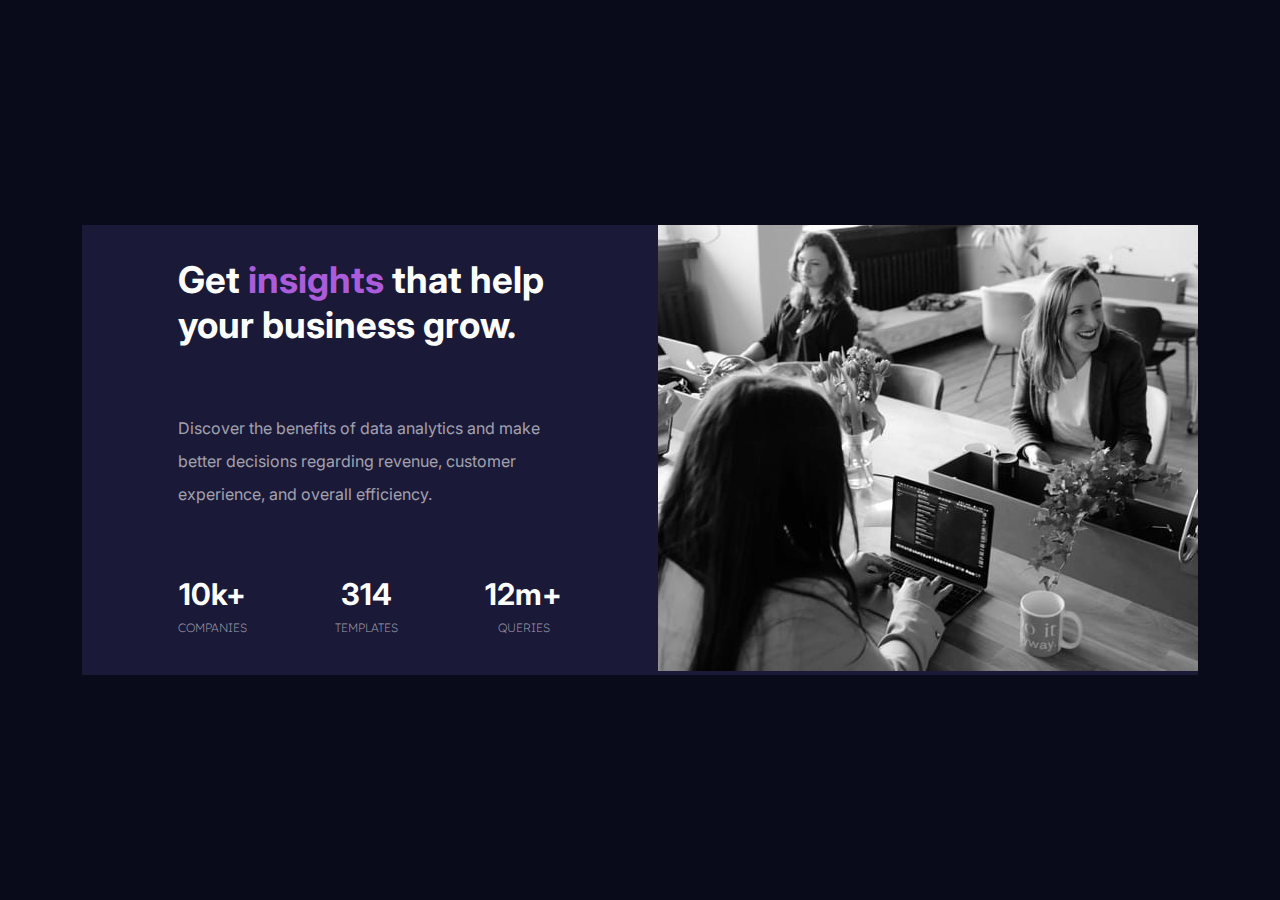
<file: index.html>
<!DOCTYPE html>
<html lang="en">
<head>
    <meta charset="UTF-8">
    <meta http-equiv="X-UA-Compatible" content="IE=edge">
    <meta name="viewport" content="width=device-width, initial-scale=1.0">
    <title>stats prview template</title>
    <link rel="stylesheet" href="styles.css">
</head>
<body>
    <div class="container">
        <div class="about">
            <div class="heading">
                Get <span>insights</span> that help your business grow.</div>
            <div class="text">
                Discover the benefits of data analytics and make better decisions regarding revenue, customer 
                experience, and overall efficiency.</div>
            <div class="stats">
                <div class="stat"><h1>10k+</h1><p>companies</p>
                </div>
                <div class="stat"><h1>314</h1><p>templates</p>
            </div>
                <div class="stat"><h1>12m+</h1><p>queries</p>
            </div> 
                </div>
        </div>  
        <div class="image">
            <img src="./assests/images/image-header-desktop.jpg" alt="">
        </div>
    </div>
</body>
</html>
</file>
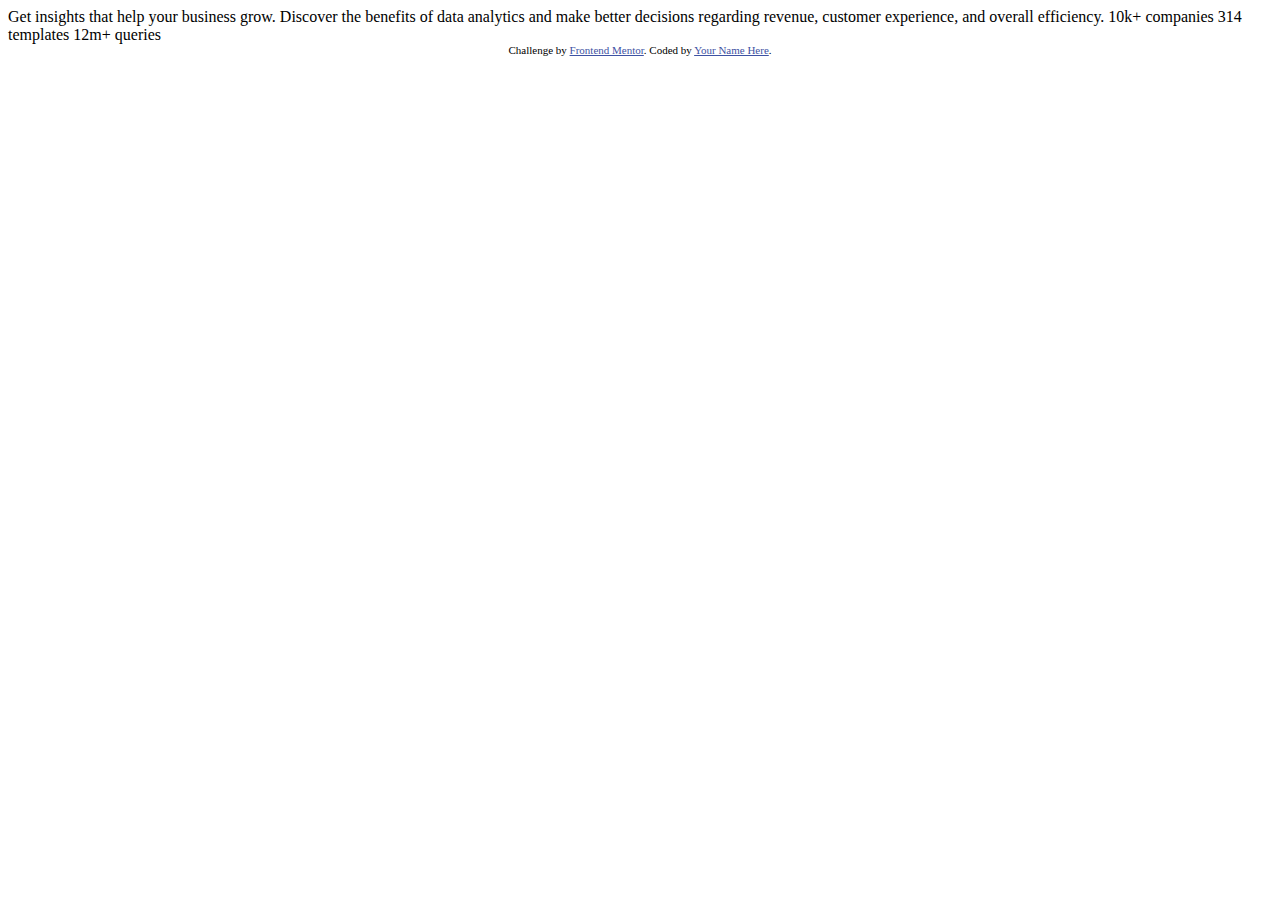
<file: assests/index.html>
<!DOCTYPE html>
<html lang="en">
<head>
  <meta charset="UTF-8">
  <meta name="viewport" content="width=device-width, initial-scale=1.0"> <!-- displays site properly based on user's device -->

  <link rel="icon" type="image/png" sizes="32x32" href="./images/favicon-32x32.png">
  
  <title>Stats preview card</title>

  <!-- Feel free to remove these styles or customise in your own stylesheet 👍 -->
  <style>
    .attribution { font-size: 11px; text-align: center; }
    .attribution a { color: hsl(228, 45%, 44%); }
  </style>
</head>
<body>

  Get insights that help your business grow.

  Discover the benefits of data analytics and make better decisions regarding revenue, customer 
  experience, and overall efficiency.

  10k+ companies
  314 templates
  12m+ queries

  <div class="attribution">
    Challenge by <a href="https://www.frontendmentor.io?ref=challenge" target="_blank">Frontend Mentor</a>. 
    Coded by <a href="#">Your Name Here</a>.
  </div>
</body>
</html>
</file>
<file: styles.css>
@import url('https://fonts.googleapis.com/css2?family=Inter:wght@400;700&family=Lexend+Deca&display=swap');
/* font-family: 'Inter', sans-serif;
font-family: 'Lexend Deca', sans-serif; */

*{
    margin: 0;
    padding: 0;
}


:root{
/* - Very dark blue  */
/* - Dark desaturated blue  */
--main-background: hsl(233, 47%, 7%);
--card-background: hsl(244, 38%, 16%);
--Soft-violet: hsl(277, 64%, 61%);

--White: hsl(0, 0%, 100%);
--Slightly-white-text: hsla(0, 0%, 100%, 0.75);
--Slightly-transparent-heading : hsla(0, 0%, 100%, 0.6);
}

body{
    background-color: var(--main-background);
    color: var(--White);
    font-size: 15px;
    width: 100%;
    height: 100vh;
    display: flex;
    align-items: center;
    justify-content: center;
    overflow-x: hidden;
}
.container{
    background-color: var(--card-background);
    display: flex;
    /* border: 2px solid lime; */
}
.about{
    width: 45vw;
    display: flex;
    flex-direction: column;
    justify-content: space-around;
}
.heading{
    font-size: 2.3rem;
    width: 30vw;    
    margin-inline: auto;
    font-weight: 700;
    font-family: 'Inter', sans-serif;
}
.heading span{
    color: var(--Soft-violet);
}
.text{
    width: 30vw;    
    margin-inline: auto;
    line-height: 33px;
    color: var(--Slightly-transparent-heading);
    font-size: 1rem;
    font-weight: 400;
    font-family: 'Inter', sans-serif;
}
.stats{
    color: var(--Slightly-transparent-heading);
    font-size: 15px;
    width: 30vw;    
    text-align: center;
    display: flex;
    justify-content: space-between;
    gap: 1rem;
    margin-inline: auto;
    font-weight: 400;
    font-family: 'Inter', sans-serif;
}
.stats h1{
    color: #fff;
}
.stats p{
    text-transform: uppercase;
    font-family:'Lexend Deca', sans-serif;
    font-size: 12px;
    padding: 8px 0;
    font-weight: 200;
}
.image{
    position: relative;
}
.image::before{
    content: '';
    position: absolute;
    top: 0;
    left: 0;
    width: 100%;
    aspect-ratio: 1;
    background-image: var(--Soft-violet);
    z-index: 10;
}

@media (max-width: 375px) {
    
}
</file>
